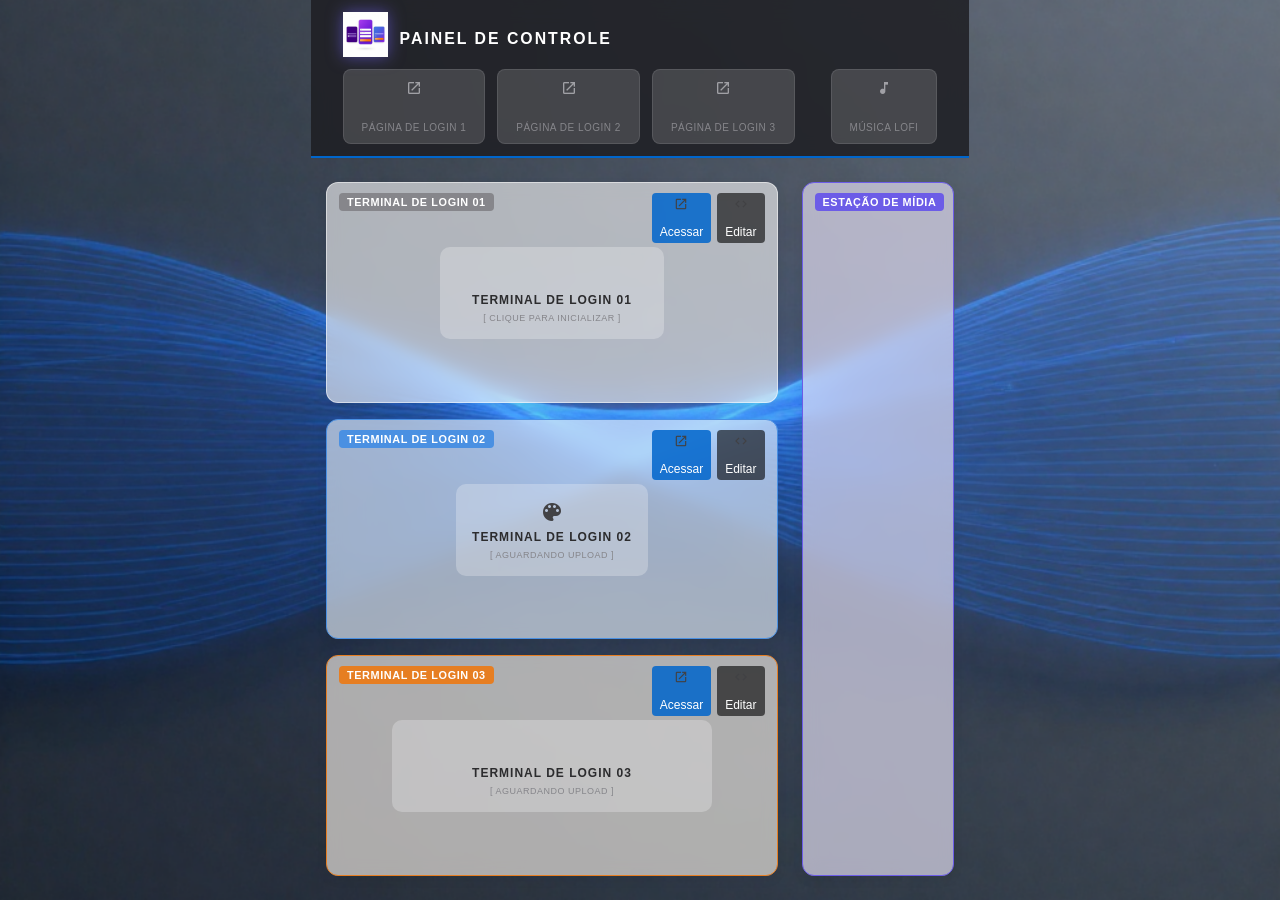
<file: index.html>
<!DOCTYPE html>
<html lang="pt-br">

<head>
    <meta charset="UTF-8">
    <meta name="viewport" content="width=device-width, initial-scale=1.0">
    <title>Painel de Controle | Setup Minimalista</title>

    <link href="https://fonts.googleapis.com/icon?family=Material+Icons" rel="stylesheet">

    <link rel="stylesheet" href="style.css">
    <link rel="stylesheet" href="media-query.css">
    <link rel="stylesheet" href="terminais-media.css">
</head>

<body>

    <nav id="stream-deck">

        <div class="deck-header" style="display: flex; align-items: center; gap: 12px;">
            <img 
                src="imagem/logopaineldecontrole.png" 
                alt="Logo"
                style="
                    width: 45px; 
                    height: 45px; 
                    object-fit: contain; 
                    flex-shrink: 0; 
                    filter: drop-shadow(0px 0px 8px rgba(108, 92, 231, 0.6));
                "
            >

            <span 
                style="
                    font-size: 1.1em; 
                    font-weight: 700; 
                    letter-spacing: 2px; 
                    color: #ffffff;
                "
            >
                PAINEL DE CONTROLE
            </span>
        </div>

        <div class="botoes-container">
            <a href="https://arlleyoliveira32-maker.github.io/p-gina-login-Biblioteca-Digital-Nacional.-/" target="_blank" class="btn-deck">
                <i class="material-icons">launch</i>
                <span>Página de Login 1</span>
            </a>

            <a href="https://arlleyoliveira32-maker.github.io/login-terminal/" target="_blank" class="btn-deck">
                <i class="material-icons">launch</i>
                <span>Página de Login 2</span>
            </a>

            <a href="https://arlleyoliveira32-maker.github.io/MultiMonitor/" target="_blank" class="btn-deck">
                <i class="material-icons">launch</i>
                <span>Página de Login 3</span>
            </a>

            <a 
                href="https://www.youtube.com/embed/PyS3vCyJH9g?autoplay=1&mute=0&loop=1&playlist=PyS3vCyJH9g" 
                target="telaMusica" 
                class="btn-deck btn-musica"
            >
                <i class="material-icons">music_note</i>
                <span>Música Lofi</span>
            </a>
        </div>
    </nav>

    <main class="workspace-setup">

        <div class="painel-logins">

            <div id="monitor-1" class="moldura-monitor monitor-horizontal">
                <div class="monitor-tag">Terminal de Login 01</div>

                <div style="position: absolute; top: 10px; right: 12px; z-index: 10; display: flex; gap: 6px;">
                    <a 
                        href="https://arlleyoliveira32-maker.github.io/p-gina-login-Biblioteca-Digital-Nacional.-/" 
                        target="_blank" 
                        title="Ver Página Cheia" 
                        style="color: #ffffff; background: rgba(0, 102, 204, 0.85); padding: 4px 8px; border-radius: 4px; font-size: 0.75em; text-decoration: none; display: flex; align-items: center; gap: 4px;"
                    >
                        <i class="material-icons" style="font-size: 14px;">open_in_new</i>
                        Acessar
                    </a>
                    <a 
                        href="vscode://file/C:/Users/Administrador/Pictures/MultiMonitor/página login" 
                        style="color: #ffffff; background: rgba(0, 0, 0, 0.6); padding: 4px 8px; border-radius: 4px; font-size: 0.75em; text-decoration: none; display: flex; align-items: center; gap: 4px;"
                    >
                        <i class="material-icons" style="font-size: 14px;">code</i>
                        Editar
                    </a>
                </div>

                <iframe name="telaLogin1" src="terminal-login1.html" class="tela-frame" allowtransparency="true"></iframe>
            </div>

            <div id="monitor-2" class="moldura-monitor monitor-horizontal">
                <div class="monitor-tag">Terminal de Login 02</div>

                <div style="position: absolute; top: 10px; right: 12px; z-index: 10; display: flex; gap: 6px;">
                    <a 
                        href="https://arlleyoliveira32-maker.github.io/login-terminal/" 
                        target="_blank" 
                        title="Ver Página Cheia" 
                        style="color: #ffffff; background: rgba(0, 102, 204, 0.85); padding: 4px 8px; border-radius: 4px; font-size: 0.75em; text-decoration: none; display: flex; align-items: center; gap: 4px;"
                    >
                        <i class="material-icons" style="font-size: 14px;">open_in_new</i>
                        Acessar
                    </a>
                    <a 
                        href="vscode://file/C:/Users/Administrador/Pictures/MultiMonitor/login-terminal" 
                        title="Modificar no VS Code" 
                        style="color: #ffffff; background: rgba(0, 0, 0, 0.6); padding: 4px 8px; border-radius: 4px; font-size: 0.75em; text-decoration: none; display: flex; align-items: center; gap: 4px;"
                    >
                        <i class="material-icons" style="font-size: 14px;">code</i>
                        Editar
                    </a>
                </div>

                <iframe name="telaLogin2" src="terminal-login2.html" class="tela-frame" allowtransparency="true"></iframe>
            </div>

            <div id="monitor-3" class="moldura-monitor monitor-horizontal">
                <div class="monitor-tag">Terminal de Login 03</div>

                <div style="position: absolute; top: 10px; right: 12px; z-index: 10; display: flex; gap: 6px;">
                    <a 
                        href="https://arlleyoliveira32-maker.github.io/MultiMonitor/" 
                        target="_blank" 
                        title="Ver Página Cheia" 
                        style="color: #ffffff; background: rgba(0, 102, 204, 0.85); padding: 4px 8px; border-radius: 4px; font-size: 0.75em; text-decoration: none; display: flex; align-items: center; gap: 4px;"
                    >
                        <i class="material-icons" style="font-size: 14px;">open_in_new</i>
                        Acessar
                    </a>
                    <a 
                        href="vscode://file/C:/Users/Administrador/Pictures/MultiMonitor" 
                        title="Modificar no VS Code" 
                        style="color: #ffffff; background: rgba(0, 0, 0, 0.6); padding: 4px 8px; border-radius: 4px; font-size: 0.75em; text-decoration: none; display: flex; align-items: center; gap: 4px;"
                    >
                        <i class="material-icons" style="font-size: 14px;">code</i>
                        Editar
                    </a>
                </div>

                <iframe name="telaLogin3" src="terminal-login3.html" class="tela-frame" allowtransparency="true"></iframe>
            </div>

        </div>

        <div id="estacao-midia" class="moldura-monitor monitor-vertical">
            <div class="monitor-tag">Estação de Mídia</div>
            <iframe 
                name="telaMusica" 
                src="https://www.youtube.com/embed/PyS3vCyJH9g?autoplay=1&mute=0&loop=1&playlist=PyS3vCyJH9g" 
                class="tela-frame" 
                allowtransparency="true"
            ></iframe>
        </div>

    </main>

</body>

</html>
</file>
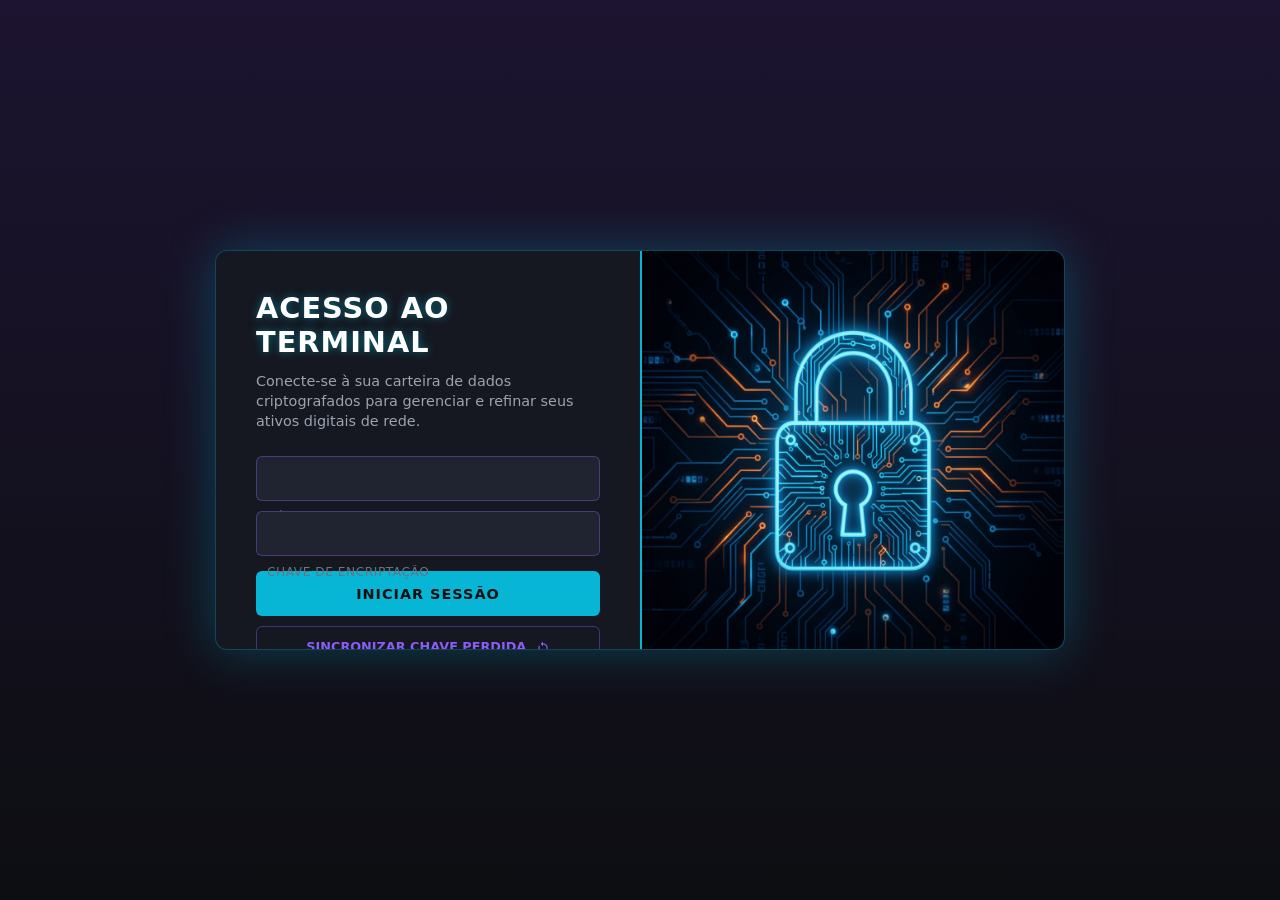
<file: login-terminal/index.html>
<!DOCTYPE html>
<html lang="pt-br">
<head>
    <meta charset="UTF-8">
    <meta name="viewport" content="width=device-width, initial-scale=1.0">
    <title>CyberGlow Refinery - Terminal de Acesso</title>
    <link rel="stylesheet" href="style.css">
    <link rel="stylesheet" href="media-query.css">
    <link href="https://fonts.googleapis.com/icon?family=Material+Icons" rel="stylesheet">
</head>
<body>

    <main>
        <section id="login">
            
            <div id="imagem">
               </div>
            
            <div id="formulario">
                <h1>Acesso ao Terminal</h1>
                <p>Conecte-se à sua carteira de dados criptografados para gerenciar e refinar seus ativos digitais de rede.</p>
                
                <form action="autenticar.php" method="post">
                    
                    <div class="campo">
                        <i class="material-icons">terminal</i> <input type="email" name="email" id="iemail" placeholder="CÓDIGO DE OPERADOR (EMAIL)" autocomplete="email" required maxlength="40">
                        <label for="iemail">Operador</label>
                    </div>

                    <div class="campo">
                        <i class="material-icons">token</i> <input type="password" name="senha" id="isenha" placeholder="CHAVE DE ENCRIPTAÇÃO" autocomplete="current-password" required minlength="8" maxlength="20">
                        <label for="isenha">Chave</label>
                    </div>
                    
                    <input type="submit" value="INICIAR SESSÃO" class="submit">
                    
                    <a href="recuperar.html" class="botao">
                        Sincronizar Chave Perdida
                        <i class="material-icons">sync</i> </a>
                    
                </form>
            </div>
            
        </section>
    </main>
    
</body>
</html>
</file>
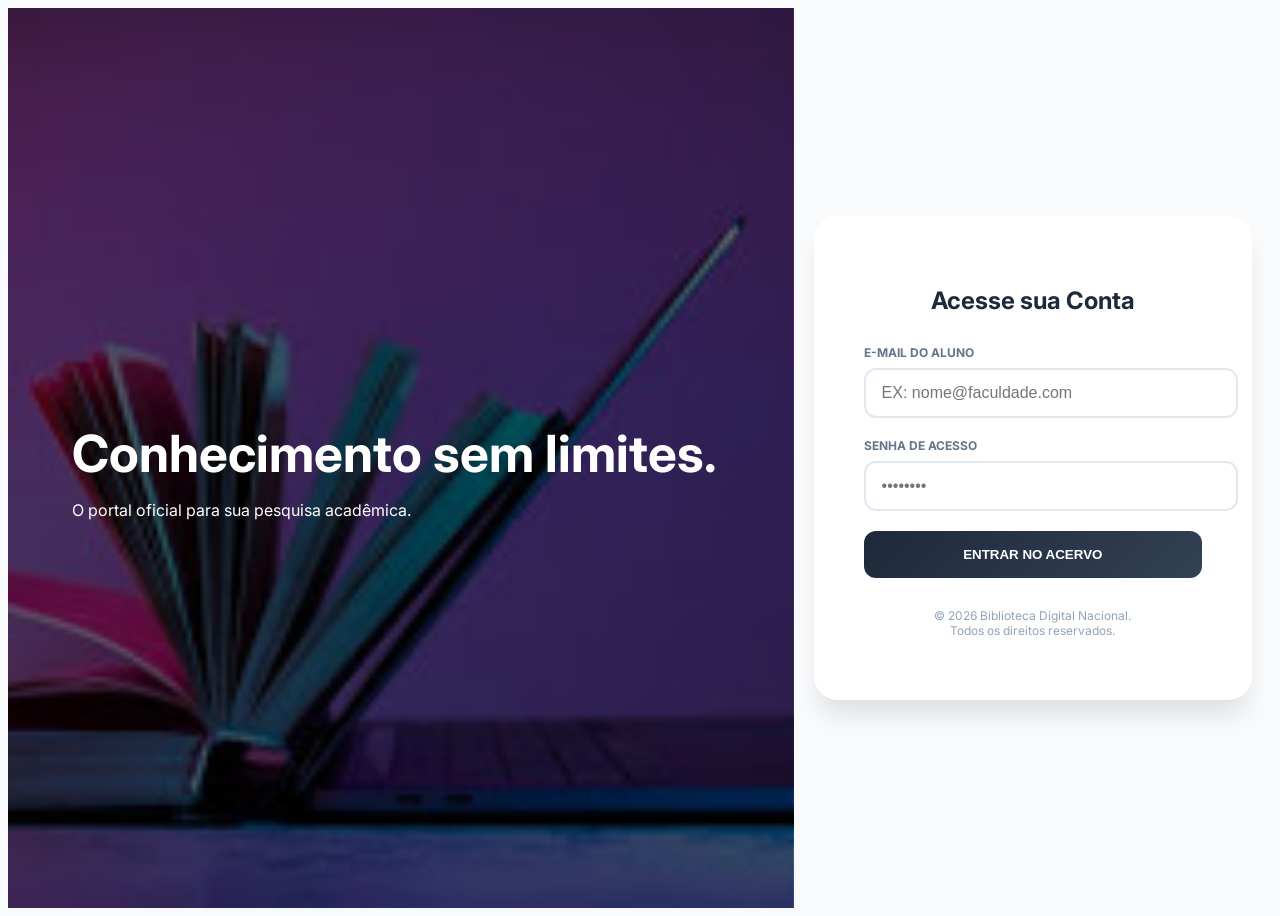
<file: página login/index.html>
<!DOCTYPE html>
<html lang="pt-br">
<head>
    <meta charset="UTF-8">
    <meta name="viewport" content="width=device-width, initial-scale=1.0">
    <title>Biblioteca Digital Nacional - Login</title>
    <link rel="stylesheet" href="stylelogin.css">
    <link href="https://fonts.googleapis.com/css2?family=Inter:wght@400;700&display=swap" rel="stylesheet">
</head>
<body>

<div class="interface-principal">
  
  <aside class="lado-imagem">
    <div class="texto-marketing">
        <h1>Conhecimento sem limites.</h1>
        <p>O portal oficial para sua pesquisa acadêmica.</p>
    </div>
  </aside>

  <main class="lado-formulario">
    <div class="cartao-login">
      <h2>Acesse sua Conta</h2>
      
      <div class="caixa-entrada">
        <label for="estudante">E-mail do Aluno</label>
        <input type="email" id="estudante" placeholder="EX: nome@faculdade.com">
      </div>

      <div class="caixa-entrada">
        <label for="senha">Senha de Acesso</label>
        <input type="password" id="senha" placeholder="••••••••">
      </div>

      <button class="botao-acesso">ENTRAR NO ACERVO</button>

      <footer class="rodape-projeto">
        <p>© 2026 Biblioteca Digital Nacional. <br> Todos os direitos reservados.</p>
      </footer>
    </div>
  </main>

</div>

</body>
</html>
</file>
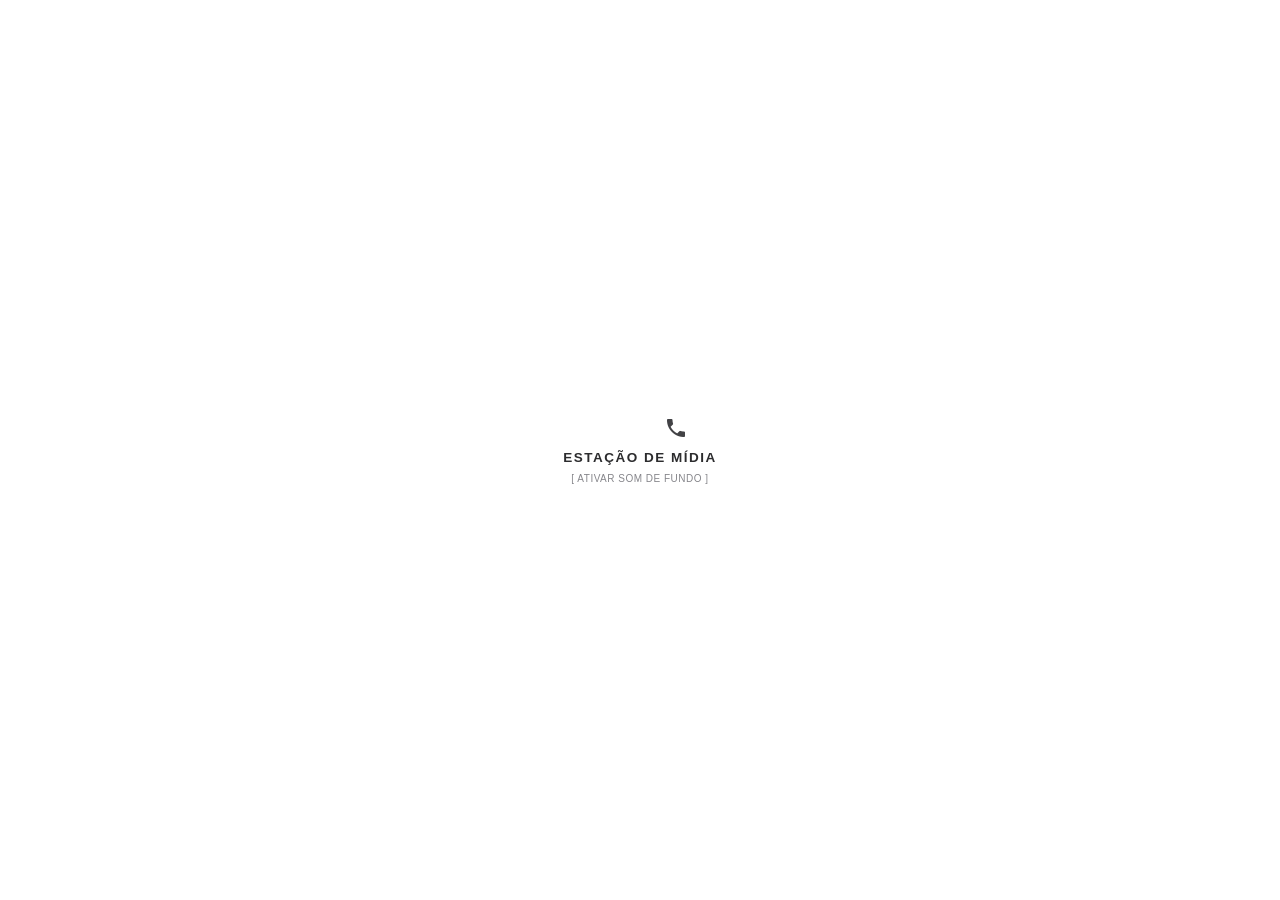
<file: estacao-midia.html>
<!DOCTYPE html>
<html lang="pt-br">
<head>
    <meta charset="UTF-8">
    <title>Estação de Mídia</title>
    <link href="https://fonts.googleapis.com/icon?family=Material+Icons" rel="stylesheet">
    <link rel="stylesheet" href="terminais-media.css">
</head>
<body>
    <a href="https://www.youtube.com/watch?v=TURdf4XwE9M" target="_blank" class="link-midia">
        <i class="material-icons">headphones</i>
        <p>ESTAÇÃO DE MÍDIA</p>
        <span>[ Ativar Som de Fundo ]</span>
    </a>
</body>
</html>
</file>
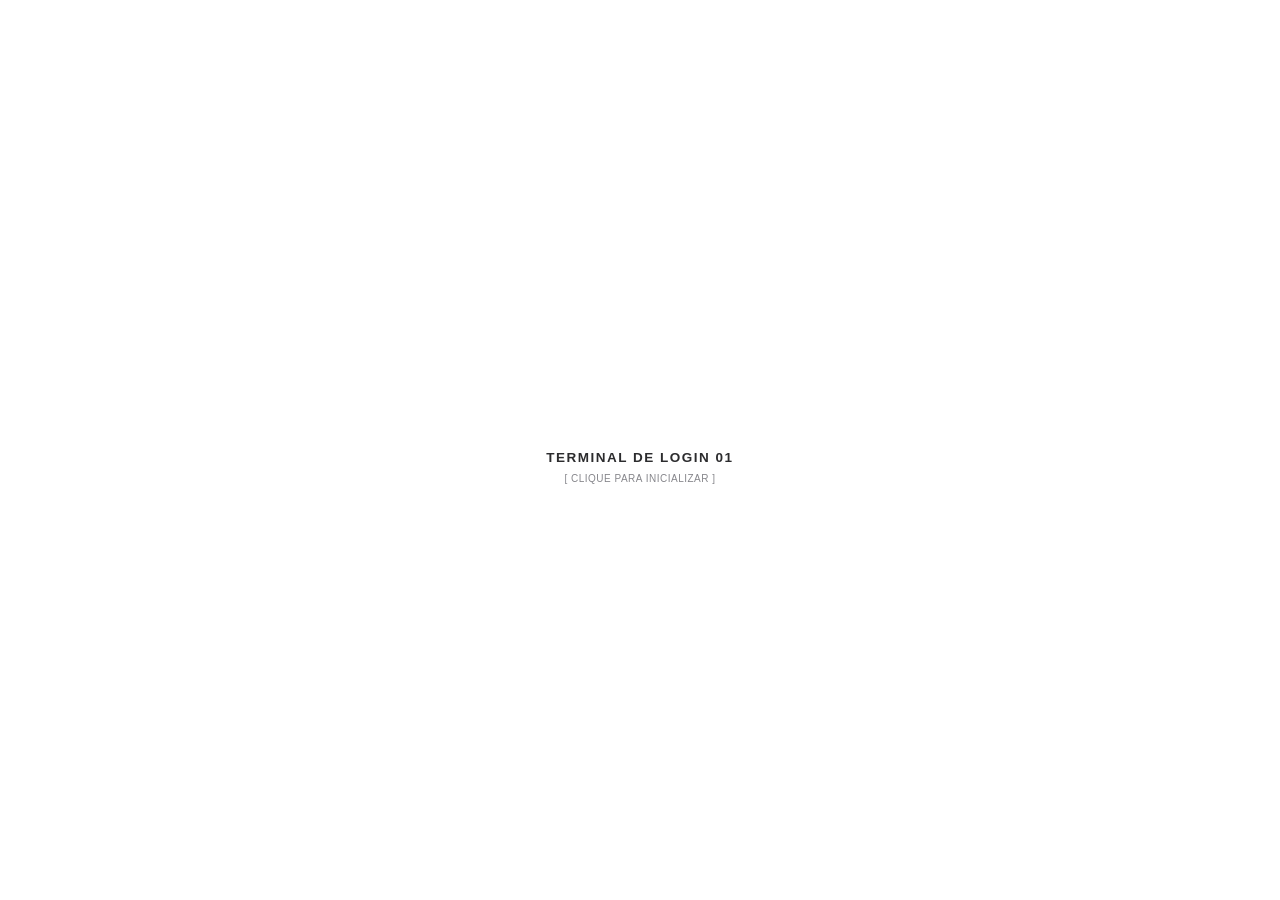
<file: terminal-login1.html>
<!DOCTYPE html>
<html lang="pt-br">
<head>
    <meta charset="UTF-8">
    <title>Terminal Login 1</title>
    <!-- CDN de Ícones do Google -->
    <link href="https://fonts.googleapis.com/icon?family=Material+Icons" rel="stylesheet">
    <!-- Vinculação ao estilo que controla a parte interna -->
    <link rel="stylesheet" href="terminais-media.css">
</head>
<body>
    <a href="https://arlleyoliveira32-maker.github.io/p-gina-login-Biblioteca-Digital-Nacional.-/" target="_blank">
        <i class="material-icons">terminal</i>
        <p>TERMINAL DE LOGIN 01</p>
        <span>[ Clique para Inicializar ]</span>
    </a>
</body>
</html>
</file>
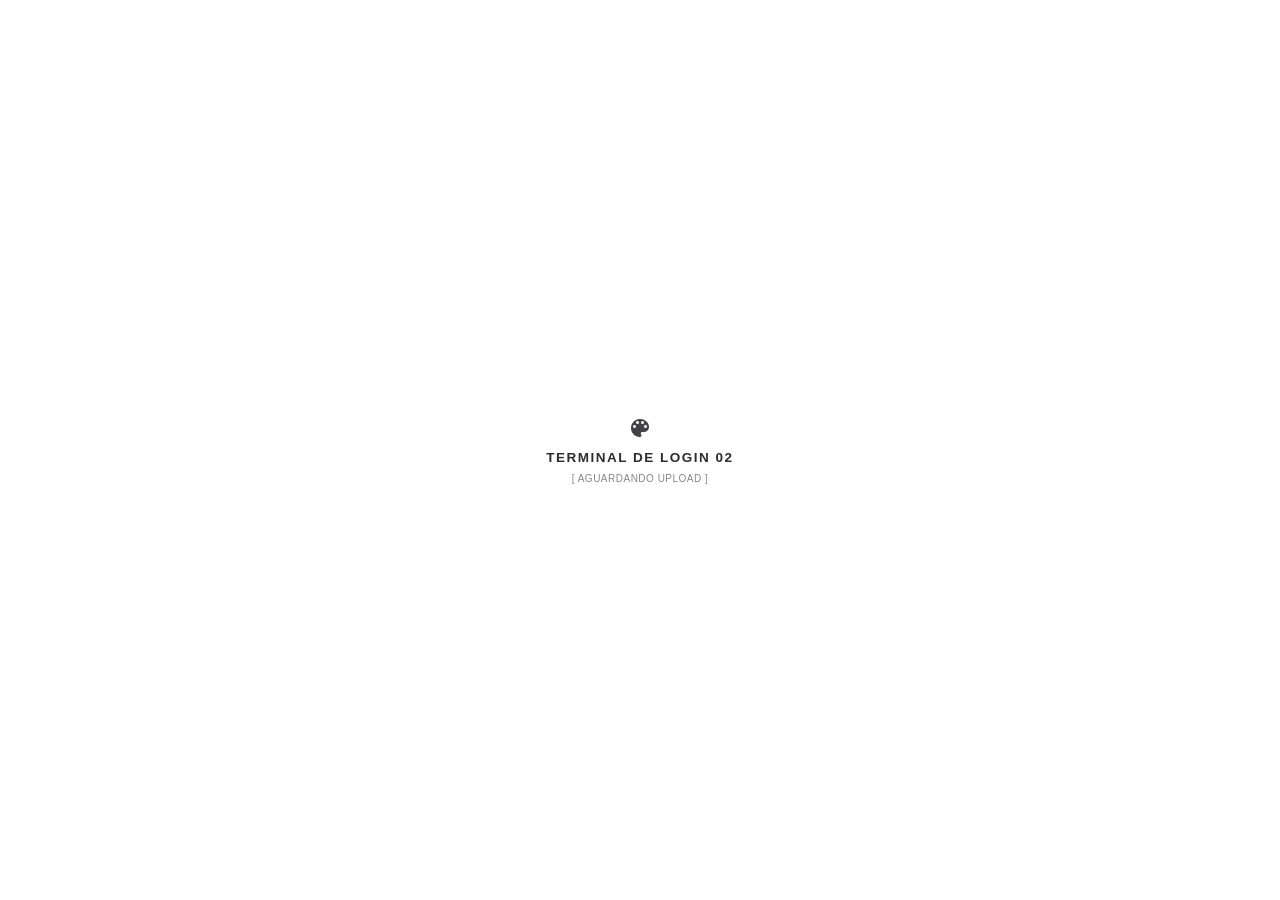
<file: terminal-login2.html>
<!DOCTYPE html>
<html lang="pt-br">
<head>
    <meta charset="UTF-8">
    <title>Terminal Login 2</title>
    <link href="https://fonts.googleapis.com/icon?family=Material+Icons" rel="stylesheet">
    <link rel="stylesheet" href="terminais-media.css">
</head>
<body>
    <a href="https://arlleyoliveira32-maker.github.io/login-terminal/" target="_blank">
        <i class="material-icons">palette</i>
        <p>TERMINAL DE LOGIN 02</p>
        <span>[ Aguardando Upload ]</span>
    </a>
</body>
</html>
</file>
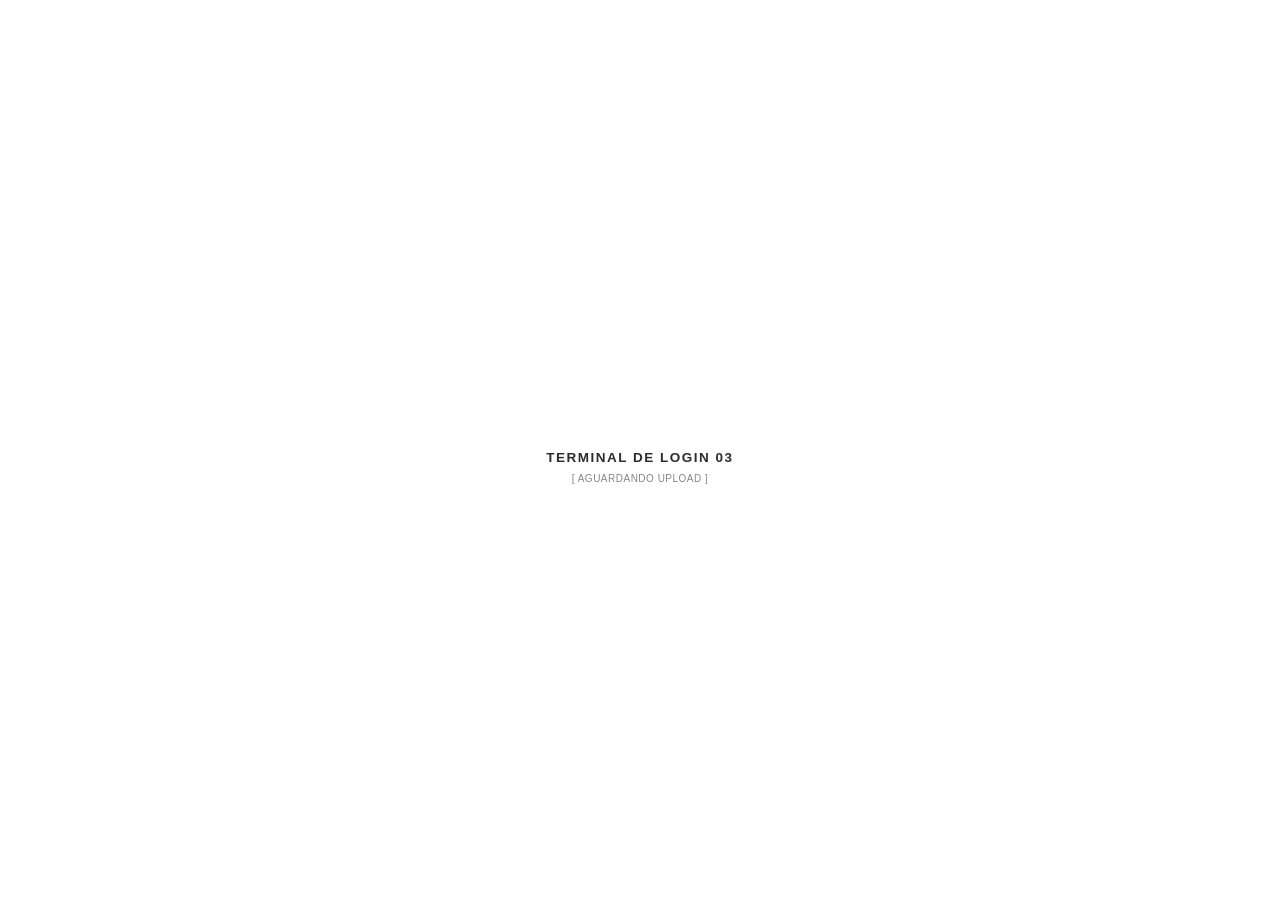
<file: terminal-login3.html>
<!DOCTYPE html>
<html lang="pt-br">
<head>
    <meta charset="UTF-8">
    <title>Terminal Login 3</title>
    <link href="https://fonts.googleapis.com/icon?family=Material+Icons" rel="stylesheet">
    <link rel="stylesheet" href="terminais-media.css">
</head>
<body>
    <a href="https://arlleyoliveira32-maker.github.io/MultiMonitor/" target="_blank">
        <i class="material-icons">auto_awesome</i>
        <p>TERMINAL DE LOGIN 03</p>
        <span>[ Aguardando Upload ]</span>
    </a>
</body>
</html>
</file>
<file: style.css>
@charset "UTF-8";

/* ==========================================================================
   
   ========================================================================== */
* {
    margin: 0;
    padding: 0;
    box-sizing: border-box;
    font-family: -apple-system, BlinkMacSystemFont, 'Segoe UI', Roboto, sans-serif;
}

body {
    background-image: url('imagem/background.png') !important;
    background-repeat: no-repeat;
    background-position: center center;
    background-attachment: fixed;
    background-size: cover;
    background-color: #f4f5f7;
    height: 100vh;
    width: 100vw;
    overflow: hidden;
    display: flex;
    flex-direction: column;
    color: #1d1d1f;
}

/* ==========================================================================
   🎛️ QUADRANTE DO TOPO (Painel de Formulário / Stream Deck)
   ========================================================================== */
#stream-deck {
    /* Cor de fundo e borda do painel do topo */
    background: rgba(30, 30, 35, 0.85);
    border-bottom: 2px solid #0066cc;
    
    padding: 20px 30px;
    backdrop-filter: blur(10px);
}

.deck-header {
    color: #ffffff;
    font-size: 0.9em;
    letter-spacing: 2px;
    text-transform: uppercase;
    display: flex;
    align-items: center;
    gap: 8px;
    margin-bottom: 12px;
}

.botoes-container {
    display: flex;
    gap: 12px;
    overflow-x: auto;
    padding-bottom: 4px;
}

.btn-deck {
    display: flex;
    align-items: center;
    gap: 8px;
    background: rgba(255, 255, 255, 0.15);
    border: 1px solid rgba(255, 255, 255, 0.1);
    padding: 10px 18px;
    color: #e0e0e0;
    text-decoration: none;
    border-radius: 8px;
    font-size: 0.82em;
    font-weight: 500;
    white-space: nowrap;
    transition: all 0.25s cubic-bezier(0.4, 0, 0.2, 1);
    outline: none; /* Remove a borda padrão de seleção do navegador */
}

.btn-deck i {
    font-size: 1.25em;
    color: #a0a0a5;
}

.btn-deck:hover {
    background: rgba(255, 255, 255, 0.25);
    border-color: rgba(255, 255, 255, 0.3);
    color: #ffffff;
}

/* Ativa o fundo branco e letras azuis dinamicamente para qualquer um dos 4 botões ao clicar */
.btn-deck:focus {
    background: #ffffff;
    border-color: rgba(0, 0, 0, 0.12);
    color: #0066cc;
    font-weight: 600;
}

.btn-deck:focus i {
    color: #0066cc;
}

/* ==========================================================================
   📺 MESA DE MONITORES (Workspace - Estrutura de Layout)
   ========================================================================== */
.workspace-setup {
    flex: 1;
    display: flex;
    flex-direction: row;
    gap: 20px;
    padding: 20px;
    overflow-y: auto;
}

.painel-logins {
    display: flex;
    flex-direction: column;
    gap: 20px;
    width: 70%;
}

/* Base comum de vidro para os monitores */
.moldura-monitor {
    position: relative;
    backdrop-filter: blur(8px);
    border-radius: 12px;
    overflow: hidden;
    box-shadow: 0 4px 12px rgba(0, 0, 0, 0.05);
}

/* ==========================================================================
   🎨 CUSTOMIZAÇÃO DOS QUADRANTES (Cor de Fundo e Borda aqui!)
   ========================================================================== */

/* --- TERMINAIS DE LOGIN --- */

/* Monitor 1 */
#monitor-1 {
    background: rgba(255, 255, 255, 0.6);
    border: 1px solid rgba(255, 255, 255, 0.5);
}

/* Monitor 2 */
#monitor-2 {
    background: rgba(230, 240, 250, 0.65);
    border: 1px solid #4a90e2;
}

/* Monitor 3 */
#monitor-3 {
    background: rgba(245, 238, 230, 0.65);
    border: 1px solid #e67e22;
}

/* --- ESTAÇÃO DE MÚSICA --- */
#estacao-midia {
    background: rgba(235, 230, 250, 0.65);
    border: 1px solid #6c5ce7;
}


/* ==========================================================================
   ELEMENTOS INTERNOS DOS MONITORES (Tags e Frames)
   ========================================================================== */
.monitor-tag {
    position: absolute;
    top: 10px;
    left: 12px;
    font-size: 0.68em;
    text-transform: uppercase;
    font-weight: 700;
    letter-spacing: 0.6px;
    z-index: 6;
    padding: 3px 8px;
    border-radius: 4px;
    color: #ffffff;
}

/* Cores das tags combinando com os quadrantes */
#monitor-1 .monitor-tag { background: #86868b; }
#monitor-2 .monitor-tag { background: #4a90e2; }
#monitor-3 .monitor-tag { background: #e67e22; }
#estacao-midia .monitor-tag { background: #6c5ce7; }

.tela-frame {
    display: block;
    border: none;
    width: 100%;
    height: 100%;
    background: transparent;
}

.monitor-horizontal {
    height: 160px;
}

.monitor-vertical {
    width: 30%;
    height: 100%;
}
</file>
<file: media-query.css>
@charset "UTF-8";

/* ==========================================================================
   🖥️ CONFIGURAÇÃO DE LAYOUT PARA TELAS GRANDES (Computador/Desktop)
   ========================================================================== */
@media screen and (min-width: 992px) {

    /* Alinha o menu superior horizontalmente com espaçamento premium */
    #stream-deck {
        flex-direction: row;
        align-items: center;
        justify-content: space-between;
        padding: 12px 32px;
    }

    .botoes-container {
        overflow-x: visible;
        width: auto;
        justify-content: flex-start;
        padding-bottom: 0;
    }

    .btn-musica {
        margin-left: 24px;
    }

    /* 🎮 ORGANIZAÇÃO DA MESA EM COLUNAS (LADO A LADO) */
    .workspace-setup {
        flex-direction: row;
        align-items: stretch; 
        gap: 24px;
        padding: 24px;
        overflow-y: hidden;
    }

    /* 🔲 COLUNA DA ESQUERDA: Painel Triplo de Logins */
    .painel-logins {
        flex: 3; /* Ocupa 3 partes da largura disponível */
        flex-direction: column;
        gap: 16px;
        height: 100%;
    }

    .monitor-horizontal {
        flex: 1; /* Divide o espaço vertical igualmente entre os 3 monitores */
        height: auto;
    }

    /* 📻 COLUNA DA DIREITA: Estação de Mídia Vertical */
    .monitor-vertical {
        flex: 1; /* Ocupa 1 parte da largura (mais estreito) */
        height: 100%;
    }
}
</file>
<file: terminais-media.css>
@charset "UTF-8";

/* ==========================================================================
   CONFIGURAÇÃO DE ESTILO E RESPONSIVIDADE INTERNA DOS MONITORES
   ========================================================================== */

/* Regra padrão para o corpo de dentro dos iframes */
body { 
    margin: 0; 
    color: #1d1d1f; 
    font-family: -apple-system, BlinkMacSystemFont, 'Segoe UI', Roboto, sans-serif; 
    display: flex; 
    justify-content: center; 
    align-items: center; 
    height: 100vh; 
    overflow: hidden; 
}

/* O botão principal do terminal (Clique para Inicializar / Ativar Som) */
a { 
    display: flex; 
    flex-direction: column; 
    align-items: center; 
    text-decoration: none; 
    color: #2c2c2e; 
    padding: 16px;
    border-radius: 10px;
    background: rgba(255, 255, 255, 0.25); /* Placa de vidro sutil para dar contraste */
    transition: all 0.25s cubic-bezier(0.4, 0, 0.2, 1); 
}

/* Ícones dos Terminais (Estilo sólido e tecnológico, sem neon) */
i { 
    font-size: 38px; 
    color: #424245; 
    margin-bottom: 6px; 
    transition: color 0.25s ease;
}

/* Texto principal (TERMINAL DE LOGIN / ESTAÇÃO DE MÍDIA) */
p { 
    margin: 0; 
    font-weight: 600; 
    letter-spacing: 1px; 
    font-size: 12px; 
    text-transform: uppercase;
}

/* Subtexto inferior de ação entre colchetes */
span { 
    font-size: 9px; 
    color: #86868b; 
    margin-top: 6px; 
    text-transform: uppercase; 
    letter-spacing: 0.5px; 
}

/* Transição suave ao passar o mouse */
a:hover { 
    transform: translateY(-2px); 
    background: rgba(255, 255, 255, 0.5);
    color: #0066cc; /* Destaca em azul premium no hover */
}

a:hover i {
    color: #0066cc;
}

/* ==========================================================================
   🖥️ COMPORTAMENTO EM TELAS GRANDES (Computador / Desktop)
   ========================================================================== */
@media screen and (min-width: 992px) {
    
    a {
        padding: 22px;
    }

    /* Os ícones ganham mais presença no monitor do PC */
    i { 
        font-size: 48px; 
        margin-bottom: 10px;
    }

    p { 
        font-size: 13.5px; 
        letter-spacing: 1.5px;
    }

    span { 
        font-size: 10px; 
        margin-top: 8px; 
    }
}
</file>
<file: login-terminal/style.css>
@charset "UTF-8";

/* ==========================================================================
   PALETA DE CORES CYBERPUNK FUTURISTA
   Preto Carbono: #0d0e12
   Roxo Neon:    #8b5cf6
   Verde Cyber:  #06b6d4
   Branco Puro:  #ffffff
   ========================================================================== */

/* 1. RESET GLOBAL E CONFIGURAÇÃO DA FONTE DO SISTEMA */
* {
    font-family: system-ui, -apple-system, BlinkMacSystemFont, 'Segoe UI', Roboto, Oxygen, Ubuntu, Cantarell, 'Open Sans', 'Helvetica Neue', sans-serif;
    padding: 0px;
    margin: 0px;
    box-sizing: border-box; /* Garante que padding e border fiquem dentro da caixa */
}

/* 2. CONFIGURAÇÃO E AMBIENTAÇÃO DO VIEWPORT */
body, html {
    background-color: #0d0e12; /* Fundo carbono escuro industrial */
    height: 100vh;
    width: 100vw;
    overflow: hidden; /* Elimina qualquer barra de rolagem global */
}

main {    
    position: relative;
    height: 100vh;
    width: 100vw;
}

/* ==========================================================================
   3. O TERMINAL DE LOGIN CENTRALIZADO
   ========================================================================== */
section#login {
    position: absolute;
    top: 50%;
    left: 50%;
    transform: translate(-50%, -50%); /* Centralização matemática perfeita */

    background-color: #151821; /* Fundo interno cinza-escuro militar */
    width: 280px; /* Um pouco mais largo que o do professor para melhor leitura */
    height: 560px;
    border-radius: 12px; /* Cantos arredondados suavizados */
    border: 1px solid rgba(139, 92, 246, 0.2); /* Borda roxa sutil neon */
    box-shadow: 0px 0px 25px rgba(139, 92, 246, 0.25); /* Glow roxo de fundo */
    overflow: hidden; /* Esconde objetos que vazem da borda */

    /* Animações fluidas exigidas para a transição de telas */
    transition: width .4s, height .4s, box-shadow .4s;
    transition-timing-function: ease-in-out;
}

/* 4. BLOCO DA IMAGEM VERTICAL (MODO CELULAR) */
section#login > div#imagem {
    display: block; 
    /* Carrega a arte futurista. Caso a imagem falhe, o fundo roxo sólido assume */
    background: #8b5cf6 url('imagem/imagem.png') no-repeat;
    background-size: cover;
    background-position: center center;
    height: 160px; /* Altura controlada para dar mais espaço ao formulário */
    border-bottom: 2px solid #06b6d4; /* Divisória horizontal em ciber-verde */
}

/* 5. BLOCO DO FORMULÁRIO */
section#login > div#formulario {
    display: block;
    padding: 20px 15px;
}

div#formulario > h1 {
    color: #ffffff;
    font-size: 1.5em;
    font-weight: 700;
    text-transform: uppercase;
    letter-spacing: 1px;
    margin-bottom: 8px;
    text-shadow: 0px 0px 8px rgba(6, 182, 212, 0.5); /* Brilho no título */
}

div#formulario > p {
    color: #9ca3af; /* Cinza médio para leitura confortável */
    font-size: 0.8em;
    line-height: 1.4;
    margin-bottom: 15px;
}

/* ==========================================================================
   6. CAMPOS DE ENTRADA (MECÂNICA REESTRUTURADA)
   ========================================================================== */
.campo {
    background-color: #1f2430; /* Fundo da caixinha do input */
    border: 1px solid rgba(139, 92, 246, 0.4); /* Moldura roxa */
    display: block;
    width: 100%;
    height: 45px; /* Ligeiramente mais alto para melhor usabilidade */
    border-radius: 6px;
    margin: 10px 0px;
    position: relative;
}

/* Esconde as labels da tela de forma estrita conforme o professor fez */
.campo > label {
    display: none;
}

/* Estilização dos Ícones do Google */
.campo > i {
    color: #06b6d4; /* Ícone nasce ciber-verde */
    font-size: 1.6em;
    width: 40px;
    padding: 8px 0px 0px 10px; /* Alinhamento por margem interna */
}

/* Ajuste e Engenharia dos Inputs */
.campo > input {
    background-color: transparent; /* Remove a necessidade de transform translateY */
    color: #ffffff;
    font-size: 0.85em;
    letter-spacing: 0.5px;
    width: calc(100% - 45px); /* Desconto exato do espaço do ícone lateral */
    height: 100%;
    border: none;
    outline: none; /* Remove a borda azul padrão do navegador ao clicar */
    padding: 0px 10px;
    
    /* Alinhamento nativo na vertical usando propriedades de linha */
    display: inline-block;
    vertical-align: top;
}

/* Efeito de Foco Avançado (Reforçando o aprendizado) */
.campo:focus-within {
    border-color: #06b6d4; /* Borda do campo vira verde ao digitar */
    box-shadow: 0px 0px 10px rgba(6, 182, 212, 0.3);
}

/* Placeholder customizado em caixa alta tech */
.campo > input::placeholder {
    color: #6b7280;
    font-size: 0.9em;
}

/* ==========================================================================
   7. BOTÕES DE ACIONAMENTO INTERATIVO
   ========================================================================== */
.submit {
    display: block;
    font-size: 0.9em;
    font-weight: 700;
    text-transform: uppercase;
    letter-spacing: 1px;
    width: 100%;
    height: 45px;
    background-color: #06b6d4; /* Botão principal ciber-verde */
    color: #0d0e12; /* Texto escuro para alto contraste */
    border: none;
    border-radius: 6px;
    cursor: pointer;
    margin-top: 15px;
    transition: background-color .2s, box-shadow .2s;
}

.submit:hover {
    background-color: #8b5cf6; /* Transiciona para Roxo Neon no hover */
    color: #ffffff;
    box-shadow: 0px 0px 15px rgba(139, 92, 246, 0.6);
}

.botao {
    display: block;
    text-align: center;
    font-size: 0.8em;
    font-weight: 600;
    text-transform: uppercase;
    text-decoration: none;
    width: 100%;
    height: 40px;
    padding-top: 12px; /* Centralização do texto interna */
    margin-top: 10px;
    background-color: transparent;
    color: #8b5cf6; /* Link nasce Roxo Neon */
    border: 1px solid rgba(139, 92, 246, 0.4);
    border-radius: 6px;
    transition: all .2s;
}

.botao:hover {
    background-color: rgba(6, 182, 212, 0.1); /* Fundo verde translúcido */
    color: #06b6d4;
    border-color: #06b6d4;
}

/* Alinhamento do pequeno ícone dentro do link */
a.botao > i {
    font-size: 1.1em;
    vertical-align: middle;
    margin-left: 5px;
}
</file>
<file: login-terminal/media-query.css>
@charset "UTF-8";

/* ==========================================================================
   ARQUITETURA DE BREAKPOINTS (CONVENÇÃO DE ESCALA DO PROFESSOR)
   ========================================================================== */

/* 📱 1. DISPOSITIVOS INTERMEDIÁRIOS (TABLETS: 768px até 992px) */
@media screen and (min-width: 768px) and (max-width: 992px) {

    body {
        /* Transiciona do fundo escuro para um gradiente diagonal tech */
        background-image: linear-gradient(135deg, #0d0e12, #1f2430);
    }
    
    section#login {
        width: 75vw; /* A caixinha de 280px se expande para ocupar 75% da tela */
        height: 340px; /* Reduzimos a altura pois o layout agora é horizontal */
        box-shadow: 0px 0px 40px rgba(6, 182, 212, 0.2); /* Troca o glow para verde */
    }

    /* Engenharia de Float: Coluna da Imagem na Esquerda */
    section#login > div#imagem {
        float: left;
        width: 35%;
        height: 100%; /* Ocupa toda a altura de 340px da caixa mãe */
        border-bottom: none;
        border-right: 2px solid #06b6d4; /* A linha divisória passa a ser vertical */
    }

    /* Engenharia de Float: Coluna do Formulário na Direita */
    section#login > div#formulario {
        float: right;
        width: 65%;
        padding: 30px; /* Mais espaço interno para preenchimento */
    }
}

/* 💻 2. TELAS GRANDES (DESKTOP: Acima de 992px) */
@media screen and (min-width: 992px) {

    body {
        /* Gradiente imersivo que mistura o Roxo Neon com o Preto Carbono */
        background-image: linear-gradient(to top, #0d0e12, #1c1430);
    }

    section#login {
        width: 850px; /* Tamanho fixo perfeito para monitores desktop */
        height: 400px;
        border: 1px solid rgba(6, 182, 212, 0.3); /* Reforça a borda verde */
        box-shadow: 0px 0px 50px rgba(6, 182, 212, 0.3);
    }

    /* Efeito Espelho: Inversão de Lado Usando Float Controlado */
    section#login > div#imagem {
        float: right; /* A imagem vai para o lado direito no computador */
        width: 50%; /* Divisão exata de 50% do espaço da caixa */
        height: 100%;
        border-bottom: none;
        border-left: 2px solid #06b6d4; /* Linha divisória vertical na esquerda */
    }

    section#login > div#formulario {
        float: right; /* O formulário flutua para a direita, mas estabiliza na esquerda pelo espaço */
        width: 50%;
        padding: 40px;
    }

    /* Ampliação Tipográfica e Ajuste de Respiro Visual */
    div#formulario > h1 {
        font-size: 1.8em;
        margin-bottom: 12px;
    }

    div#formulario > p {
        font-size: 0.9em;
        margin-bottom: 25px; /* Empurra os inputs para baixo, gerando elegância */
    }
}
</file>
<file: página login/stylelogin.css>
/
* {
  margin: 0;
  padding: 0;
  box-sizing: border-box; 
}

body {
  font-family: 'Inter', sans-serif;
  background-color: #f8fafc;
}


.interface-principal {
  display: flex;
  min-height: 100vh;
  width: 100%;
}

/* 2. LADO ESQUERDO (A IMAGEM) */
.lado-imagem {
  flex: 1.2; /* Ocupa 60% da largura */
  /* Aplicando a imagem corretamente via CSS */
  background: linear-gradient(rgba(0,0,0,0.6), rgba(0,0,0,0.6)), 
              url('images (1).jpg'); 
  background-size: cover;
  background-position: center;
  display: flex;
  align-items: center;
  padding: 5vw;
  color: white;
}

.texto-marketing h1 {
  font-size: clamp(2rem, 4vw, 3.5rem);
  margin-bottom: 1rem;
}

/* 3. LADO DIREITO (O FORMULÁRIO) */
.lado-formulario {
  flex: 0.8; /* Ocupa 40% da largura */
  display: flex;
  justify-content: center;
  align-items: center;
  padding: 20px;
}

.cartao-login {
  width: 100%;
  max-width: 480px;
  background: white;
  padding: 50px;   
  border-radius: 24px;
  box-shadow: 0 20px 25px -5px rgba(0, 0, 0, 0.1);
  margin: auto; 
}

.cartao-login h2 {
  margin-bottom: 30px;
  color: #1e293b;
  text-align: center;
}

/* ESTILO DOS CAMPOS */
.caixa-entrada {
  margin-bottom: 20px;
}

.caixa-entrada label {
  display: block;
  font-size: 0.75rem;
  font-weight: 700;
  text-transform: uppercase;
  color: #64748b;
  margin-bottom: 8px;
}
.caixa-entrada input {
  width: 100%;      
  padding: 14px 16px; 
  border: 2px solid #e2e8f0;
  border-radius: 12px;
  outline: none;
  font-size: 1rem;
  display: block; 
}
.caixa-entrada input:focus {
  border-color: #3b82f6;
  box-shadow: 0 0 0 4px rgba(59, 130, 246, 0.1);
}

/* BOTÃO */
.botao-acesso {
  width: 100%;
  padding: 16px;
  background: linear-gradient(135deg, #1e293b, #334155);
  color: white;
  border: none;
  border-radius: 12px;
  font-weight: 700;
  cursor: pointer;
  transition: 0.3s;
}

.botao-acesso:hover {
  transform: translateY(-2px);
  filter: brightness(1.1);
}

.rodape-projeto {
  margin-top: 30px;
  text-align: center;
  font-size: 0.75rem;
  color: #94a3b8;
}

/* 4. RESPONSIVIDADE (PARA CELULAR) */
@media screen and (max-width: 768px) {
    .interface-principal {
        flex-direction: column; 
    }

    .lado-imagem {
        flex: none;
        height: 35vh; 
        padding: 30px;
    }

    .lado-formulario {
        flex: none;
        padding: 40px 20px;
    }
}
</file>
